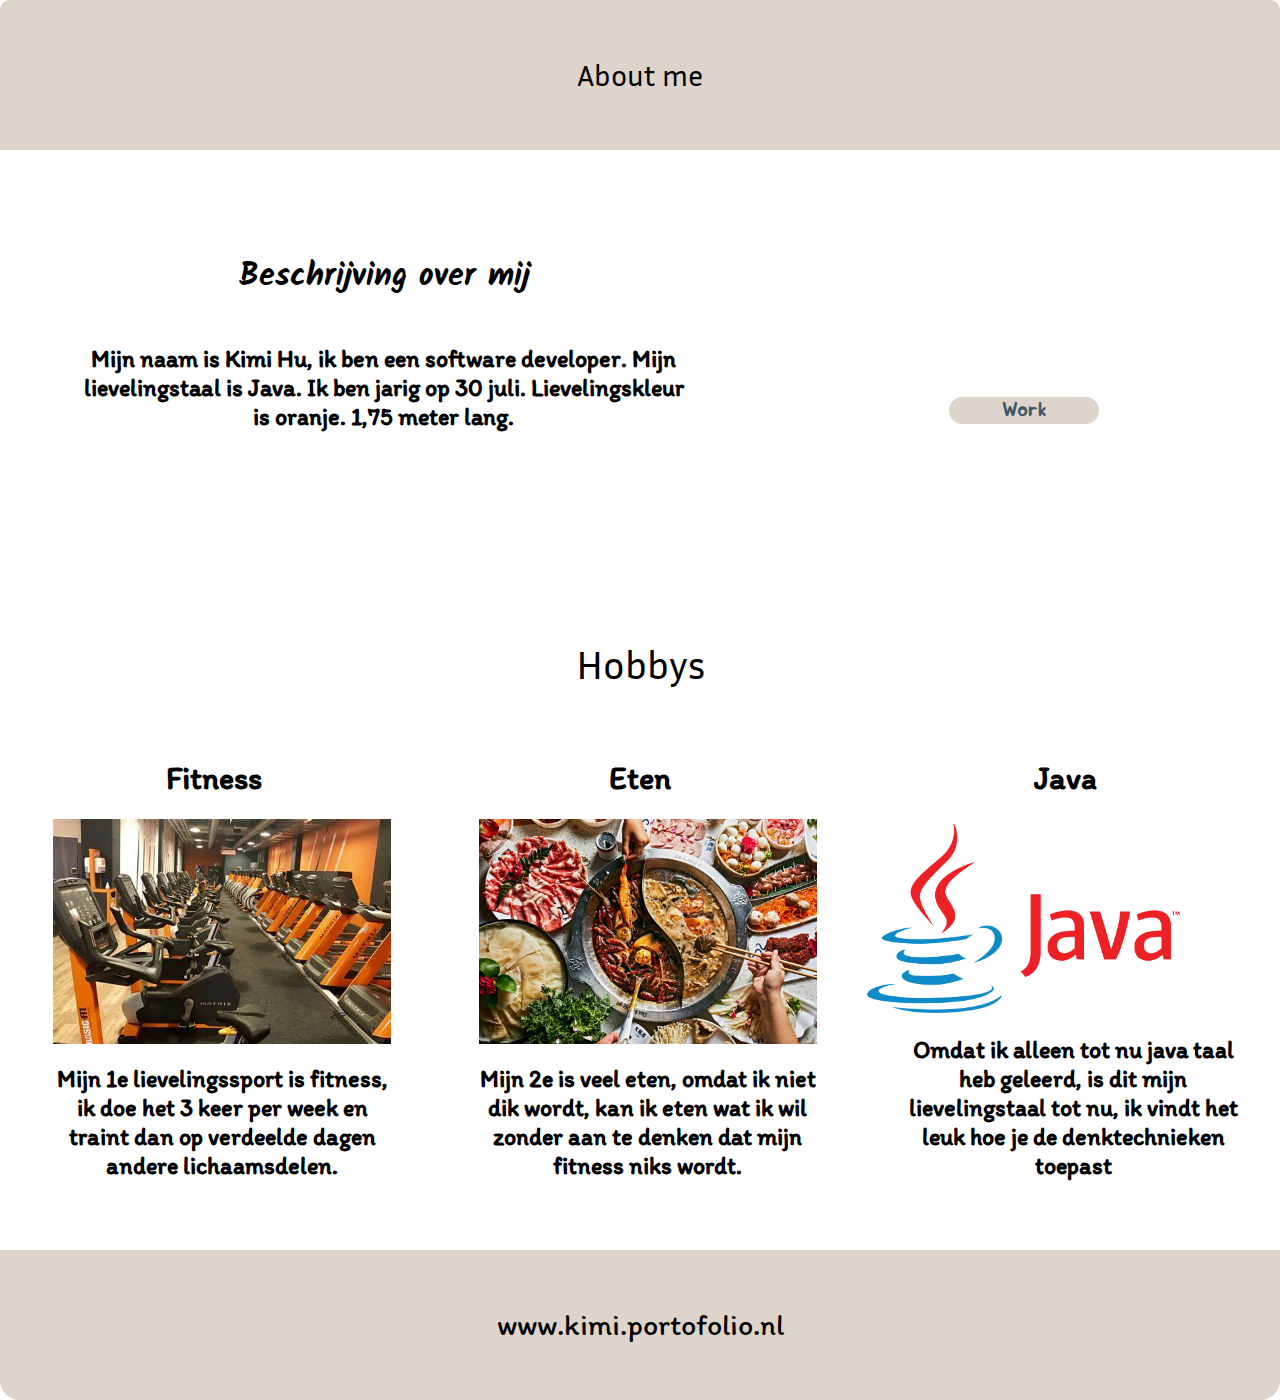
<file: Website 2/about.html>
<!DOCTYPE html>
<html lang="en">

<head>
    <meta charset="UTF-8">
    <meta name="viewport" content="width=device-width, initial-scale=1.0">
    <title>About</title>
    <link rel="stylesheet" href="css/main.css">
    <link rel="preconnect" href="https://fonts.googleapis.com">
    <link rel="preconnect" href="https://fonts.gstatic.com" crossorigin>
    <link
        href="https://fonts.googleapis.com/css2?family=Inria+Sans:ital,wght@0,300;0,400;0,700;1,300;1,400;1,700&family=Inter:ital,opsz,wght@0,14..32,100..900;1,14..32,100..900&family=Itim&family=Josefin+Sans:ital,wght@0,100..700;1,100..700&family=Jua&family=Quicksand:wght@300..700&family=Righteous&family=Roboto:ital,wght@0,100;0,300;0,400;0,500;0,700;0,900;1,100;1,300;1,400;1,500;1,700;1,900&display=swap"
        rel="stylesheet">
    <link rel="preconnect" href="https://fonts.googleapis.com">
    <link rel="preconnect" href="https://fonts.gstatic.com" crossorigin>
    <link
        href="https://fonts.googleapis.com/css2?family=Kalam:wght@300;400;700&family=Lato:ital,wght@0,100;0,300;0,400;0,700;0,900;1,100;1,300;1,400;1,700;1,900&family=Mulish:ital,wght@0,200..1000;1,200..1000&display=swap"
        rel="stylesheet">

</head>

<body>

    <script>document.addEventListener("DOMContentLoaded", function () {
            document.body.classList.add("loaded");
        });
    </script>
<!--About-->
    <header>
        <div class="aboutme">
            <p>About me</p>
        </div>
    </header>

    <div class="top-container">

        <div class="beschrijvingcontainer">
            <div class="titel">
                <h1 id="titelbeschrijving">Beschrijving over mij</h1>
            </div>
            <div class="beschrijving-over-mij">
                <h2 id="beschrijving">Mijn naam is Kimi Hu, ik ben een software developer. Mijn lievelingstaal is Java.
                    Ik ben jarig op 30 juli. Lievelingskleur is oranje. 1,75 meter lang. </h2>
            </div>
        </div>

        <div class="buttoncontainer">
            <a href="work.html"><button id="button-work">Work</button></a>
        </div>

    </div>

    <div class="hobbys">
        <div class="titel2">
            <p id="hobby">Hobbys</p>
        </div>

        <div class="hobby-name">
            <div class="fitness">
                <h1>Fitness</h1>
                <img id="foto-fitness" src="img/Fitness.jpg" alt="">
                <h2 id="text-fitness">Mijn 1e lievelingssport is fitness, ik doe het 3 keer per week en traint dan op
                    verdeelde dagen
                    andere lichaamsdelen.</h2>
            </div>
            <div class="eten">
                <h1>Eten</h1>
                <img id="foto-eten" src="img/Hotpot.jpg" alt="">
                <h2 id="text-hotpot">Mijn 2e is veel eten, omdat ik niet dik wordt, kan ik eten wat ik wil zonder aan te
                    denken dat mijn
                    fitness niks wordt.</h2>
            </div>
            <div class="java">
                <h1>Java</h1>
                <img id="foto-java" src="img/Java_logo_icon.png" alt="">
                <h2 id="text-java">Omdat ik alleen tot nu java taal heb geleerd, is dit mijn lievelingstaal tot nu, ik
                    vindt het leuk
                    hoe je de denktechnieken toepast</h2>
            </div>
        </div>

    </div>
    <footer>
        <p id="wwwkimi">www.kimi.portofolio.nl</p>
    </footer>
</body>

</html>
</file>
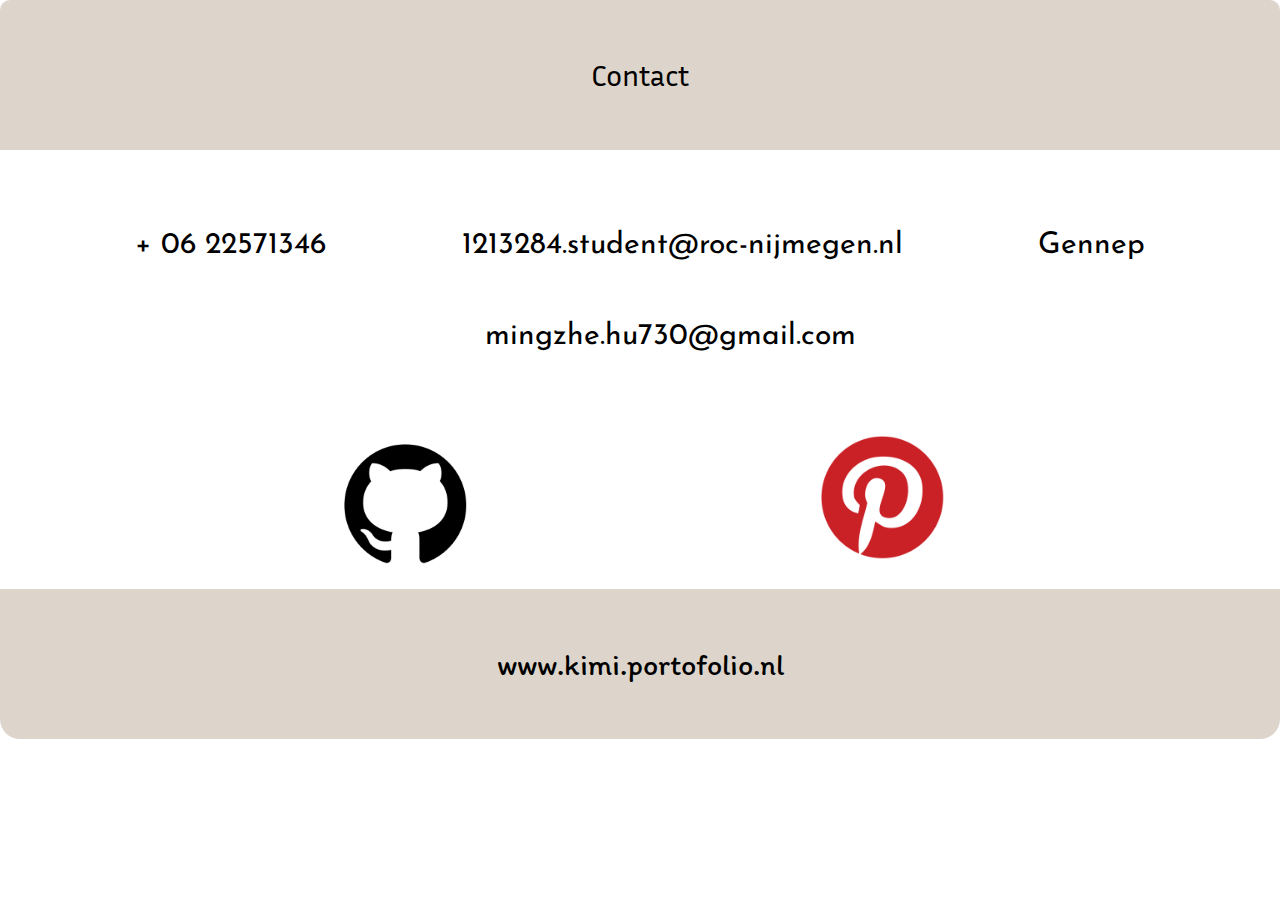
<file: Website 2/contact.html>
<!DOCTYPE html>
<html lang="en">

<head>
    <meta charset="UTF-8">
    <meta name="viewport" content="width=device-width, initial-scale=1.0">
    <title>Contact</title>
    <link rel="stylesheet" href="css/main.css">
    <link rel="preconnect" href="https://fonts.googleapis.com">
    <link rel="preconnect" href="https://fonts.gstatic.com" crossorigin>
    <link
        href="https://fonts.googleapis.com/css2?family=Inria+Sans:ital,wght@0,300;0,400;0,700;1,300;1,400;1,700&family=Inter:ital,opsz,wght@0,14..32,100..900;1,14..32,100..900&family=Itim&family=Josefin+Sans:ital,wght@0,100..700;1,100..700&family=Jua&family=Quicksand:wght@300..700&family=Righteous&family=Roboto:ital,wght@0,100;0,300;0,400;0,500;0,700;0,900;1,100;1,300;1,400;1,500;1,700;1,900&display=swap"
        rel="stylesheet">
    <link rel="preconnect" href="https://fonts.googleapis.com">
    <link rel="preconnect" href="https://fonts.gstatic.com" crossorigin>
    <link
        href="https://fonts.googleapis.com/css2?family=Kalam:wght@300;400;700&family=Lato:ital,wght@0,100;0,300;0,400;0,700;0,900;1,100;1,300;1,400;1,700;1,900&family=Mulish:ital,wght@0,200..1000;1,200..1000&display=swap"
        rel="stylesheet">

</head>
<!--Contact-->
<script>document.addEventListener("DOMContentLoaded", function () {
        document.body.classList.add("loaded");
    });
</script>

<body>
    <header>
        <div class="contact">
            <p>Contact</p>
        </div>
    </header>
    <div class="gegevens">
        <div class="rij1">
            <p id="tel">+ 06 22571346</p>
            <p id="schoolmail">1213284.student@roc-nijmegen.nl</p>
            <p id="plaats">Gennep</p>
        </div>
        <div class="rij2">
            <p id="email">mingzhe.hu730@gmail.com</p>
        </div>
    </div>
    <div class="contacten">
        <a href="https://github.com/Kimi730"><img id="github" src="img/Github-Logo.png" alt="Github"></a>
        <a href="https://pin.it/1Huq21E2r"><img id="pinterest" src="img/pinterest_PNG45.png" alt="Pinterest"></a>
    </div>
    <footer>
        <p id="wwwkimi">www.kimi.portofolio.nl</p>
    </footer>

</body>

</html>
</file>
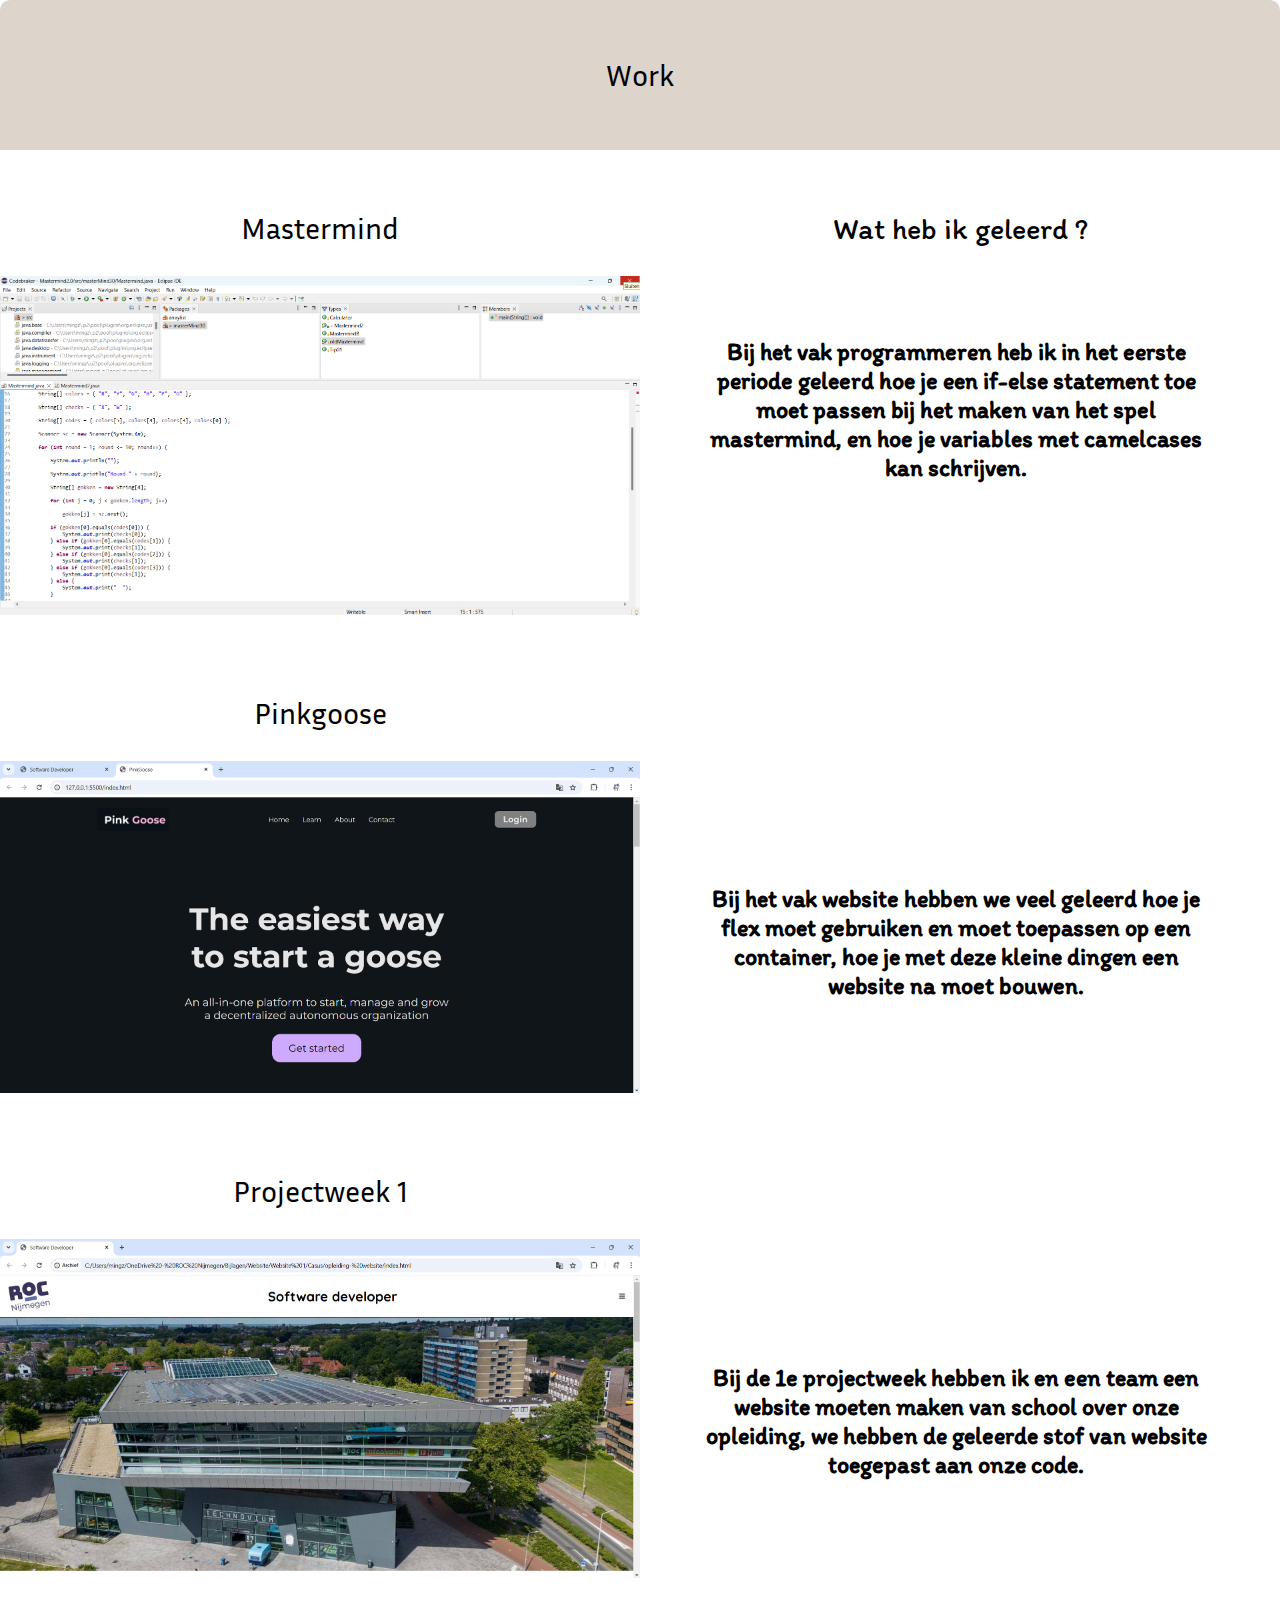
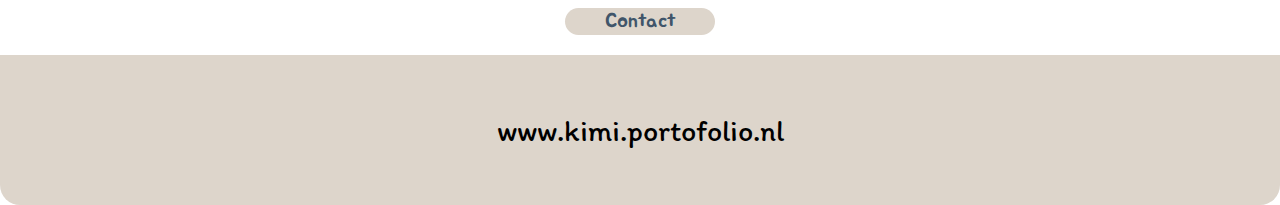
<file: Website 2/work.html>
<!DOCTYPE html>
<html lang="en">

<head>
    <meta charset="UTF-8">
    <meta name="viewport" content="width=device-width, initial-scale=1.0">
    <title>Work</title>
    <link rel="stylesheet" href="css/main.css">
    <link rel="preconnect" href="https://fonts.googleapis.com">
    <link rel="preconnect" href="https://fonts.gstatic.com" crossorigin>
    <link
        href="https://fonts.googleapis.com/css2?family=Inria+Sans:ital,wght@0,300;0,400;0,700;1,300;1,400;1,700&family=Inter:ital,opsz,wght@0,14..32,100..900;1,14..32,100..900&family=Itim&family=Josefin+Sans:ital,wght@0,100..700;1,100..700&family=Jua&family=Quicksand:wght@300..700&family=Righteous&family=Roboto:ital,wght@0,100;0,300;0,400;0,500;0,700;0,900;1,100;1,300;1,400;1,500;1,700;1,900&display=swap"
        rel="stylesheet">
    <link rel="preconnect" href="https://fonts.googleapis.com">
    <link rel="preconnect" href="https://fonts.gstatic.com" crossorigin>
    <link
        href="https://fonts.googleapis.com/css2?family=Kalam:wght@300;400;700&family=Lato:ital,wght@0,100;0,300;0,400;0,700;0,900;1,100;1,300;1,400;1,700;1,900&family=Mulish:ital,wght@0,200..1000;1,200..1000&display=swap"
        rel="stylesheet">

</head>

<body>
    <!--Work-->
    <script>document.addEventListener("DOMContentLoaded", function () {
            document.body.classList.add("loaded");
        });
    </script>

    <header>
        <div class="work-container">
            <p>Work</p>
        </div>
    </header>

    <div class="container">
        <div class="mastermind">
            <div class="foto-mastermind">
                <p>Mastermind</p>
                <img src="img/Mastermind.png" alt="Mastermind">
            </div>
            <div class="rechterzijde-1">
                <p id="wat-leren">Wat heb ik geleerd ?</p>
                <h2 id="mastermind-text">Bij het vak programmeren heb ik in het eerste periode geleerd hoe je een
                    if-else statement toe
                    moet
                    passen bij het maken van het spel mastermind, en hoe je variables met camelcases kan schrijven.
                </h2>
            </div>

        </div>

        <div class="pinkgoose">
            <div class="foto-pinkgoose">
                <p>Pinkgoose</p>
                <img src="img/Pinkgoose.png" alt="Pinkgoose">
            </div>
            <div class="rechterzijde-2">
                <h2 id="pinkgoose-text">Bij het vak website hebben we veel geleerd hoe je flex moet gebruiken en moet
                    toepassen op een
                    container, hoe je met deze kleine dingen een website na moet bouwen.
                </h2>
            </div>
        </div>

        <div class="project1">
            <div class="foto-project">
                <p>Projectweek 1</p>
                <img src="img/Project.png" alt="Projectweek">
            </div>
            <div class="rechterzijde-3">
                <h2 id="project-text">Bij de 1e projectweek hebben ik en een team een website moeten maken van school
                    over onze
                    opleiding, we hebben de geleerde stof van website toegepast aan onze code.</h2>
            </div>
        </div>
    </div>
    <div class="contact-button">
        <a href="contact.html"><button id="button-contact">Contact</button></a>
    </div>

    <footer>
        <p id="wwwkimi">www.kimi.portofolio.nl</p>
    </footer>

</body>

</html>
</file>
<file: Website 2/css/main.css>
body {
    display: flex;
    flex-direction: column;
    margin: 0;
    padding: 0;
}

a {
    text-decoration: none;
    color: #000000;
}

/*Head page*/
.header {
    width: 100%;
    height: 150px;
    background-color: #178DAD;
    border-top-left-radius: 10px;
    border-top-right-radius: 10px;
    display: flex;
    flex-direction: row;
    align-items: center;
    justify-content: space-around;
    font-size: 25px;
    font-family: Righteous;
}

.pages {
    display: flex;
    flex-direction: row;
    list-style-type: none;
    justify-content: space-evenly;
}

#logo {
    width: 90px;
    height: 100px;
    position: absolute;
    left: 80px;
    top: 25px;
}

#about {
    margin-right: 30px;
}

#work {
    margin-right: 30px;
}

#home {
    margin-right: 30px;
}

.achtergrond {
    display: flex;
    flex-direction: row;
    width: 100%;
    height: 579px;
    background-color: #DDD5CB;
}

.linkerzijde {
    display: flex;
    flex-direction: column;
    width: 50%;
    justify-content: space-evenly;
    align-items: center;
}

.rechterzijde {
    width: 50%;
    display: flex;
    justify-content: center;
    align-items: center;
}

#profiel {
    width: 185px;
    height: 250px;
}

#kimi {
    font-family: Itim;
    font-size: 80px;
}

.learn {
    height: auto;
    width: 150px;
    font-size: 20px;
    font-family: Jua;
    background-color: #40556A;
    color: #DDD5CB;
    border-radius: 15px;
    border: none;
}

#learnbutton {
    color: #DDD5CB;
}

/*About me page*/
.aboutme {
    width: 100%;
    height: 150px;
    background-color: #DDD5CB;
    border-top-left-radius: 10px;
    border-top-right-radius: 10px;
    display: flex;
    align-items: center;
    justify-content: center;
    font-size: 25px;
    font-family: Righteous;

}

.top-container {
    background-color: transparent;
    display: flex;
    flex-direction: row;
    height: auto;
    width: 100%;
    margin-top: 50px;
    margin-bottom: 50px;
    position: relative;
    top: 30px;
}

.work-container {
    width: 100%;
    height: 150px;
    background-color: #DDD5CB;
    border-top-left-radius: 10px;
    border-top-right-radius: 10px;
    display: flex;
    align-items: center;
    justify-content: center;
    font-size: 25px;
    font-family: Righteous;

}

.beschrijvingcontainer {
    height: 300px;
    width: 60%;
    text-align: center;
}

#titelbeschrijving {
    font-family: Kalam;
}

#beschrijving {
    width: 80%;
}

.beschrijving-over-mij {
    display: flex;
    justify-content: center;
}

#button-work {
    background-color: #DDD5CB;
    border: none;
    color: #40556A;
    font-family: Jua;
    text-align: center;
    height: auto;
    width: 150px;
    font-size: 20px;
    position: relative;
    top: 30px;
    border-radius: 15px;
}

.buttoncontainer {
    width: 40%;
    display: flex;
    align-items: center;
    justify-content: center;
}

a {
    text-decoration: none;
}

.hobbys {
    margin-top: 50px;
    width: 100%;
    height: auto;
    display: flex;
    flex-direction: column;
    margin-bottom: 50px;
}

.titel2 {
    height: auto;
    width: 100%;
    text-align: center;
    margin-bottom: 10px;
}

#hobby {
    font-family: Inria Sans;
    font-size: 40px;
}

.hobby-name {
    width: 100%;
    height: auto;
    display: flex;
    flex-direction: row;
    justify-content: space-evenly;
    font-family: Itim;
}

.fitness {
    display: flex;
    flex-direction: column;
    width: 33%;
    height: auto;
    text-align: center;
    justify-content: center;

}

.eten {
    display: flex;
    flex-direction: column;
    width: 33%;
    height: auto;
    text-align: center;
    justify-content: center;
}

.java {
    display: flex;
    flex-direction: column;
    width: 33%;
    height: auto;
    text-align: center;
    justify-content: center;
}

#foto-fitness {
    width: 80%;
    height: 70%;
    position: relative;
    left: 50px;
}

#foto-eten {
    width: 80%;
    height: 70%;
    position: relative;
    left: 50px;
}

#foto-java {
    width: 80%;
    height: 70%;
}

h2 {
    font-family: Itim;
}

#text-fitness {
    width: 80%;
    position: relative;
    left: 50px;
}

#text-hotpot {
    width: 80%;
    position: relative;
    left: 50px;
}

#text-java {
    width: 80%;
    position: relative;
    left: 50px;
}

/*Work page*/

.container {
    display: flex;
    flex-direction: column;
    width: 100%;
    height: auto;
    margin-top: 30px;
}

.mastermind {
    display: flex;
    flex-direction: row;
    width: 100%;
    height: auto;
    margin-bottom: 50px;
}

.foto-mastermind {
    display: flex;
    flex-direction: column;
    text-align: center;
    width: 50%;
    height: auto;
}

.rechterzijde-1 {
    width: 50%;
    height: auto;
    text-align: center;
}

#mastermind-text {
    position: relative;
    width: 80%;
    top: 60px;
    left: 60px;
}

.pinkgoose {
    display: flex;
    flex-direction: row;
    width: 100%;
    height: auto;
    margin-bottom: 50px;

}

.foto-pinkgoose {
    display: flex;
    flex-direction: column;
    text-align: center;
    width: 50%;
    height: auto;
}

#pinkgoose-text {
    position: relative;
    width: 80%;
    top: 200px;
    left: 60px;
}


.rechterzijde-2 {
    width: 50%;
    height: auto;
    text-align: center;
}

.project1 {
    display: flex;
    flex-direction: row;
    width: 100%;
    height: auto;
    margin-bottom: 50px;

}

.foto-project {
    display: flex;
    flex-direction: column;
    text-align: center;
    width: 50%;
    height: auto;
}

#project-text {
    position: relative;
    width: 80%;
    top: 200px;
    left: 60px;
}


.rechterzijde-3 {
    width: 50%;
    height: auto;
    text-align: center;
}

p {
    font-family: Inria Sans;
    font-size: 30px;
}

#wat-leren {
    font-family: Itim;
}

footer {
    width: 100%;
    height: 150px;
    background-color: #DDD5CB;
    border-bottom-right-radius: 20px;
    border-bottom-left-radius: 20px;
    display: flex;
    align-items: center;
    justify-content: center;
}

#wwwkimi {
    font-family: Itim;
}

.contact-button {
    width: 100%;
    display: flex;
    justify-content: center;
    position: relative;
    bottom: 50px;
}

#button-contact {
    background-color: #DDD5CB;
    border: none;
    color: #40556A;
    font-family: Jua;
    text-align: center;
    height: auto;
    width: 150px;
    font-size: 20px;
    position: relative;
    top: 30px;
    border-radius: 15px;
}

.buttoncontainer {
    width: 40%;
    display: flex;
    align-items: center;
    justify-content: center;
}

/*Contact page*/

.contact {
    width: 100%;
    height: 150px;
    background-color: #DDD5CB;
    border-top-left-radius: 10px;
    border-top-right-radius: 10px;
    display: flex;
    align-items: center;
    justify-content: center;
    font-size: 25px;
    font-family: Righteous;
    margin-bottom: 50px;
}

.contacten {
    display: flex;
    flex-direction: row;
    justify-content: space-evenly;
    height: auto;
    width: 100%;
    margin-top: 53px;
}

.rij1 {
    display: flex;
    flex-direction: row;
    justify-content: space-evenly;
    text-align: center;
    width: 100%;
    height: auto;
}

.rij2 {
    text-align: center;
    width: 100%;
}

#tel {
    font-family: Josefin Sans;
}

#schoolmail {
    font-family: Josefin Sans;
}

#email {
    font-family: Josefin Sans;
    position: relative;
    left: 30px;
}

#plaats {
    font-family: Josefin Sans;
}

#github {
    width: 150px;
    height: 150px;
}

#pinterest {
    height: 125px;
    width: 125px;
}

@media screen and (max-width: 768px) {
    .header {
        flex-direction: column;
        height: auto;
    }

    .pages {
        flex-direction: column;
        align-items: center;
    }

    .achtergrond {
        flex-direction: column;
        height: auto;
    }

    .linkerzijde, .rechterzijde {
        width: 100%;
        text-align: center;
    }

    #profiel {
        width: 150px;
        height: auto;
    }

    .hobby-name {
        flex-direction: column;
        align-items: center;
    }

    .fitness, .eten, .java {
        width: 100%;
    }

    #foto-fitness, #foto-eten, #foto-java {
        width: 100%;
        height: auto;
    }

    body {
        font-size: 1rem; /* Instead of px */
    }
    
    .header {
        width: 100%;
    }
    
    #profiel {
        max-width: 50%;
    }
    button {
        padding: 10px 20px;
        font-size: 1.2rem;
    }
        
}
/*Javascript*/
body {
    opacity: 0;
    transform: scale(0.95);
    transition: opacity 0.5s ease-out, transform 0.5s ease-out;
}

body.loaded {
    opacity: 1;
    transform: scale(1);
}
</file>
